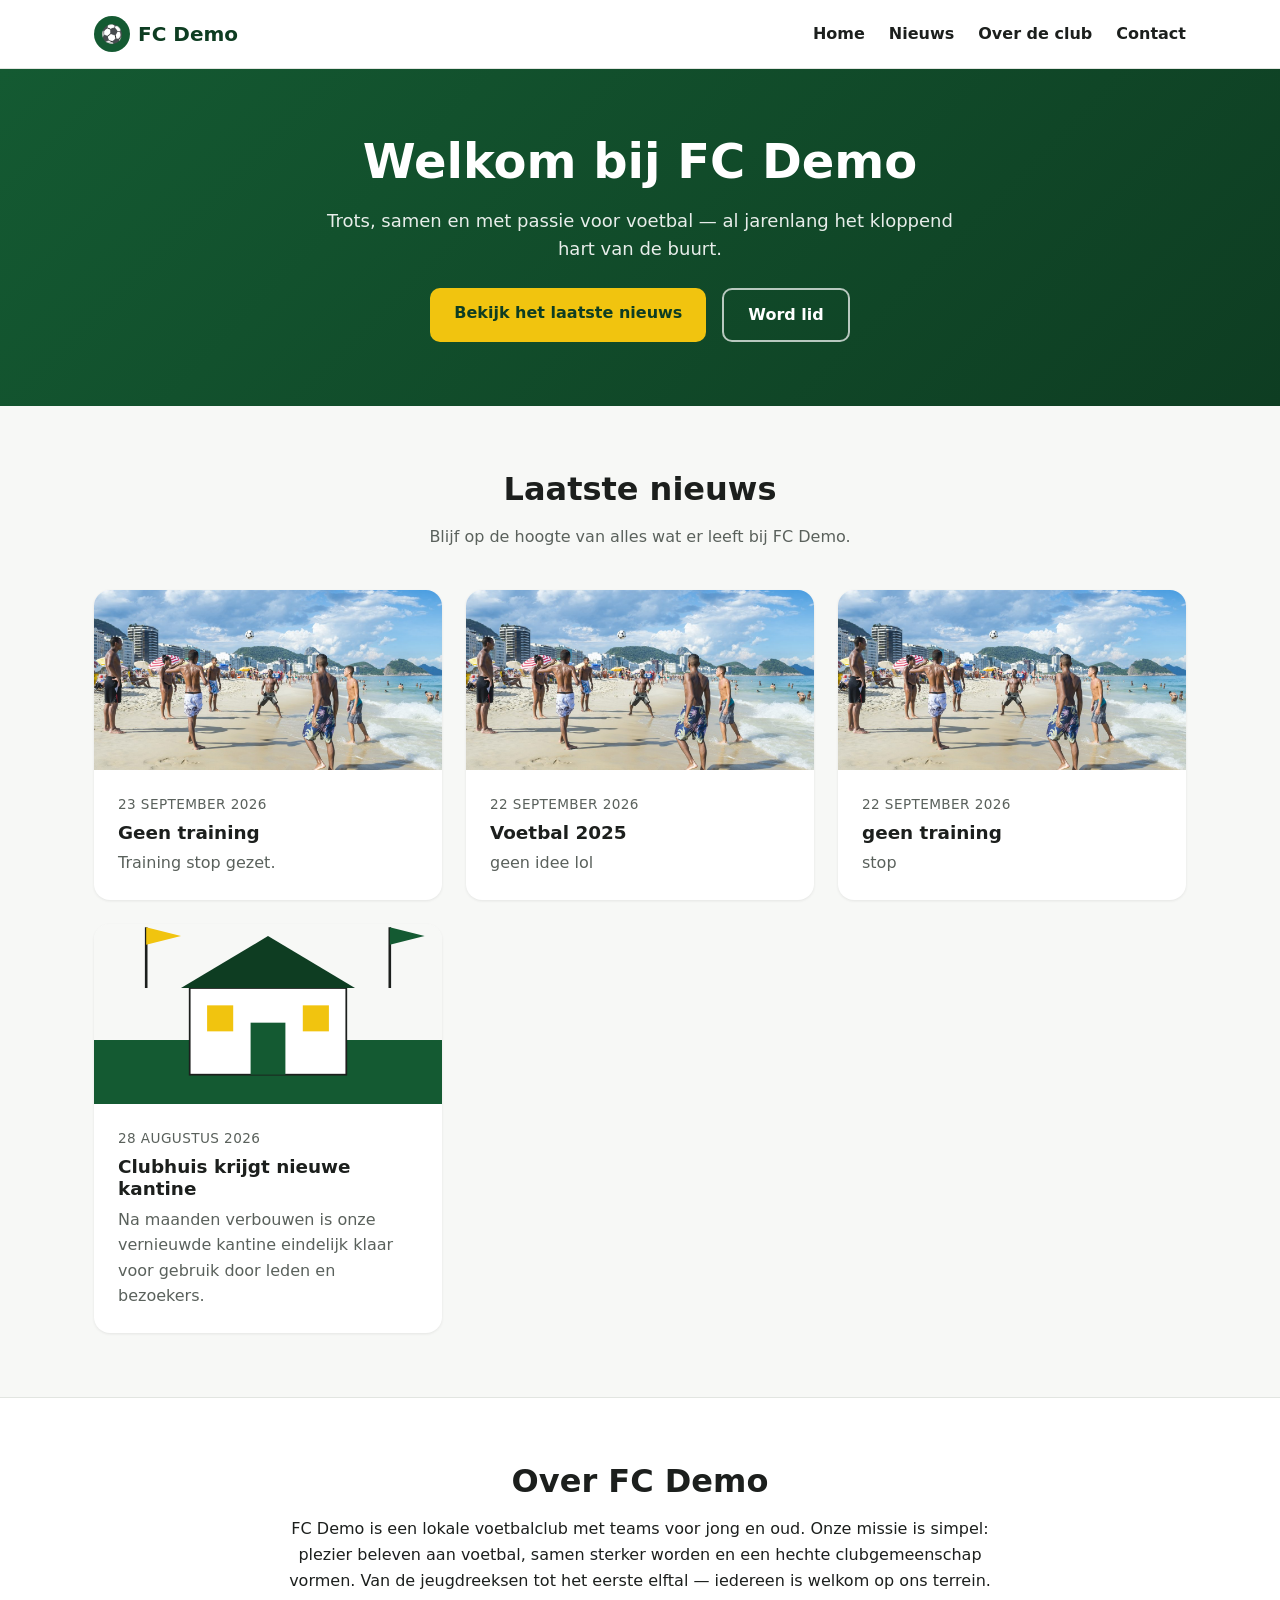
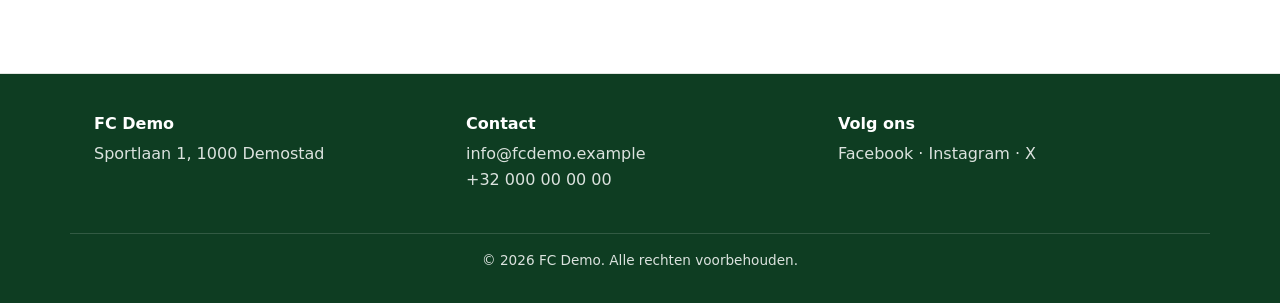
<file: index.html>
<!DOCTYPE html>
<html lang="nl">
<head>
  <meta charset="UTF-8" />
  <meta name="viewport" content="width=device-width, initial-scale=1.0" />
  <title>FC Demo — Officiële website</title>
  <meta name="description" content="Officiële website van voetbalclub FC Demo. Nieuws, wedstrijden en clubinformatie." />
  <link rel="stylesheet" href="css/styles.css" />
</head>
<body>

  <a class="skip-link" href="#main-content">Ga naar inhoud</a>

  <header class="site-header">
    <div class="container header-inner">
      <a href="index.html" class="brand" aria-label="FC Demo — Home">
        <span class="brand-badge" aria-hidden="true">⚽</span>
        <span class="brand-name">FC Demo</span>
      </a>

      <nav class="main-nav" aria-label="Hoofdnavigatie">
        <ul>
          <li><a href="#hero">Home</a></li>
          <li><a href="#nieuws">Nieuws</a></li>
          <li><a href="#over">Over de club</a></li>
          <li><a href="#contact">Contact</a></li>
        </ul>
      </nav>
    </div>
  </header>

  <main id="main-content">

    <section id="hero" class="hero">
      <div class="container hero-inner">
        <h1>Welkom bij FC Demo</h1>
        <p class="hero-subtitle">
          Trots, samen en met passie voor voetbal — al jarenlang het kloppend hart van de buurt.
        </p>
        <div class="hero-actions">
          <a href="#nieuws" class="btn btn-primary">Bekijk het laatste nieuws</a>
          <a href="#contact" class="btn btn-secondary">Word lid</a>
        </div>
      </div>
    </section>

    <section id="nieuws" class="news-section">
      <div class="container">
        <h2>Laatste nieuws</h2>
        <p class="section-intro">Blijf op de hoogte van alles wat er leeft bij FC Demo.</p>

        <div id="news-status" class="news-status" role="status" aria-live="polite">
          Nieuws wordt geladen…
        </div>

        <div id="news-grid" class="news-grid" aria-live="polite"></div>
      </div>
    </section>

    <section id="over" class="about-section">
      <div class="container">
        <h2>Over FC Demo</h2>
        <p>
          FC Demo is een lokale voetbalclub met teams voor jong en oud. Onze missie is simpel:
          plezier beleven aan voetbal, samen sterker worden en een hechte clubgemeenschap vormen.
          Van de jeugdreeksen tot het eerste elftal — iedereen is welkom op ons terrein.
        </p>
      </div>
    </section>

  </main>

  <footer id="contact" class="site-footer">
    <div class="container footer-inner">
      <div class="footer-block">
        <h3>FC Demo</h3>
        <p>Sportlaan 1, 1000 Demostad</p>
      </div>
      <div class="footer-block">
        <h3>Contact</h3>
        <p>
          <a href="mailto:info@fcdemo.example">info@fcdemo.example</a><br />
          +32 000 00 00 00
        </p>
      </div>
      <div class="footer-block">
        <h3>Volg ons</h3>
        <p>Facebook · Instagram · X</p>
      </div>
    </div>
    <div class="container footer-bottom">
      <p>&copy; <span id="current-year"></span> FC Demo. Alle rechten voorbehouden.</p>
    </div>
  </footer>

  <script src="js/app.js" defer></script>
</body>
</html>
</file>
<file: css/styles.css>
/* =========================================================
   FC Demo — Stylesheet
   Vanilla CSS, geen frameworks, responsive (mobile-first)
   ========================================================= */

:root {
  --color-primary: #145a32;
  --color-primary-dark: #0e3d22;
  --color-accent: #f1c40f;
  --color-bg: #f7f8f6;
  --color-surface: #ffffff;
  --color-text: #1c1f1d;
  --color-text-muted: #5a615c;
  --color-border: #e2e5e1;

  --radius-md: 10px;
  --radius-lg: 16px;

  --shadow-sm: 0 1px 3px rgba(0, 0, 0, 0.08);
  --shadow-md: 0 8px 24px rgba(0, 0, 0, 0.10);

  --max-width: 1140px;
  --space-1: 0.5rem;
  --space-2: 1rem;
  --space-3: 1.5rem;
  --space-4: 2.5rem;
  --space-5: 4rem;
}

* {
  box-sizing: border-box;
}

html {
  scroll-behavior: smooth;
}

body {
  margin: 0;
  font-family: "Segoe UI", system-ui, -apple-system, Roboto, Helvetica, Arial, sans-serif;
  color: var(--color-text);
  background: var(--color-bg);
  line-height: 1.6;
}

h1, h2, h3 {
  line-height: 1.2;
  margin: 0 0 var(--space-2);
}

p {
  margin: 0 0 var(--space-2);
}

a {
  color: var(--color-primary);
  text-decoration: none;
}

a:hover,
a:focus {
  text-decoration: underline;
}

img {
  max-width: 100%;
  display: block;
}

.container {
  max-width: var(--max-width);
  margin: 0 auto;
  padding: 0 var(--space-3);
}

/* Skip link for accessibility */
.skip-link {
  position: absolute;
  left: -999px;
  top: 0;
  background: var(--color-primary);
  color: #fff;
  padding: var(--space-1) var(--space-2);
  z-index: 1000;
}

.skip-link:focus {
  left: var(--space-2);
  top: var(--space-2);
}

/* ---------- Header ---------- */

.site-header {
  background: var(--color-surface);
  border-bottom: 1px solid var(--color-border);
  position: sticky;
  top: 0;
  z-index: 100;
}

.header-inner {
  display: flex;
  align-items: center;
  justify-content: space-between;
  padding-top: var(--space-2);
  padding-bottom: var(--space-2);
  flex-wrap: wrap;
  gap: var(--space-2);
}

.brand {
  display: flex;
  align-items: center;
  gap: 0.5rem;
  font-weight: 700;
  font-size: 1.25rem;
  color: var(--color-primary-dark);
}

.brand:hover,
.brand:focus {
  text-decoration: none;
}

.brand-badge {
  display: inline-flex;
  align-items: center;
  justify-content: center;
  width: 2.25rem;
  height: 2.25rem;
  border-radius: 50%;
  background: var(--color-primary);
  color: #fff;
  font-size: 1.1rem;
}

.main-nav ul {
  list-style: none;
  display: flex;
  gap: var(--space-3);
  margin: 0;
  padding: 0;
  flex-wrap: wrap;
}

.main-nav a {
  color: var(--color-text);
  font-weight: 600;
}

.main-nav a:hover,
.main-nav a:focus {
  color: var(--color-primary);
}

/* ---------- Hero ---------- */

.hero {
  background: linear-gradient(135deg, var(--color-primary) 0%, var(--color-primary-dark) 100%);
  color: #fff;
  padding: var(--space-5) 0;
  text-align: center;
}

.hero h1 {
  font-size: clamp(2rem, 5vw, 3rem);
  margin-bottom: var(--space-2);
}

.hero-subtitle {
  max-width: 640px;
  margin: 0 auto var(--space-3);
  font-size: 1.125rem;
  color: rgba(255, 255, 255, 0.9);
}

.hero-actions {
  display: flex;
  gap: var(--space-2);
  justify-content: center;
  flex-wrap: wrap;
}

.btn {
  display: inline-block;
  padding: 0.75rem 1.5rem;
  border-radius: var(--radius-md);
  font-weight: 600;
  transition: transform 0.15s ease, box-shadow 0.15s ease;
}

.btn:hover,
.btn:focus {
  text-decoration: none;
  transform: translateY(-2px);
}

.btn-primary {
  background: var(--color-accent);
  color: var(--color-primary-dark);
}

.btn-secondary {
  background: transparent;
  color: #fff;
  border: 2px solid rgba(255, 255, 255, 0.7);
}

/* ---------- News section ---------- */

.news-section {
  padding: var(--space-5) 0;
}

.news-section h2,
.about-section h2 {
  text-align: center;
  font-size: 2rem;
}

.section-intro {
  text-align: center;
  color: var(--color-text-muted);
  max-width: 560px;
  margin: 0 auto var(--space-4);
}

.news-status {
  text-align: center;
  color: var(--color-text-muted);
}

.news-status.is-error {
  color: #b3261e;
  font-weight: 600;
}

.news-status.is-hidden {
  display: none;
}

.news-grid {
  display: grid;
  grid-template-columns: 1fr;
  gap: var(--space-3);
}

@media (min-width: 640px) {
  .news-grid {
    grid-template-columns: repeat(2, 1fr);
  }
}

@media (min-width: 960px) {
  .news-grid {
    grid-template-columns: repeat(3, 1fr);
  }
}

.news-card {
  background: var(--color-surface);
  border-radius: var(--radius-lg);
  overflow: hidden;
  box-shadow: var(--shadow-sm);
  display: flex;
  flex-direction: column;
  transition: box-shadow 0.2s ease, transform 0.2s ease;
}

.news-card:hover {
  box-shadow: var(--shadow-md);
  transform: translateY(-4px);
}

.news-card img {
  width: 100%;
  height: 180px;
  object-fit: cover;
  background: var(--color-bg);
}

.news-card-body {
  padding: var(--space-3);
  display: flex;
  flex-direction: column;
  gap: 0.4rem;
  flex: 1;
}

.news-card time {
  font-size: 0.85rem;
  color: var(--color-text-muted);
  text-transform: uppercase;
  letter-spacing: 0.03em;
}

.news-card h3 {
  font-size: 1.15rem;
  margin: 0;
}

.news-card p {
  color: var(--color-text-muted);
  margin: 0;
  flex: 1;
}

/* ---------- About ---------- */

.about-section {
  background: var(--color-surface);
  padding: var(--space-5) 0;
  border-top: 1px solid var(--color-border);
  border-bottom: 1px solid var(--color-border);
}

.about-section .container {
  max-width: 760px;
  text-align: center;
}

/* ---------- Footer ---------- */

.site-footer {
  background: var(--color-primary-dark);
  color: rgba(255, 255, 255, 0.85);
  padding-top: var(--space-4);
}

.footer-inner {
  display: grid;
  grid-template-columns: 1fr;
  gap: var(--space-3);
  padding-bottom: var(--space-3);
}

@media (min-width: 640px) {
  .footer-inner {
    grid-template-columns: repeat(3, 1fr);
  }
}

.footer-block h3 {
  color: #fff;
  font-size: 1rem;
  margin-bottom: 0.5rem;
}

.footer-block a {
  color: rgba(255, 255, 255, 0.85);
}

.footer-bottom {
  border-top: 1px solid rgba(255, 255, 255, 0.15);
  padding: var(--space-2) var(--space-3);
  text-align: center;
  font-size: 0.85rem;
}
</file>
